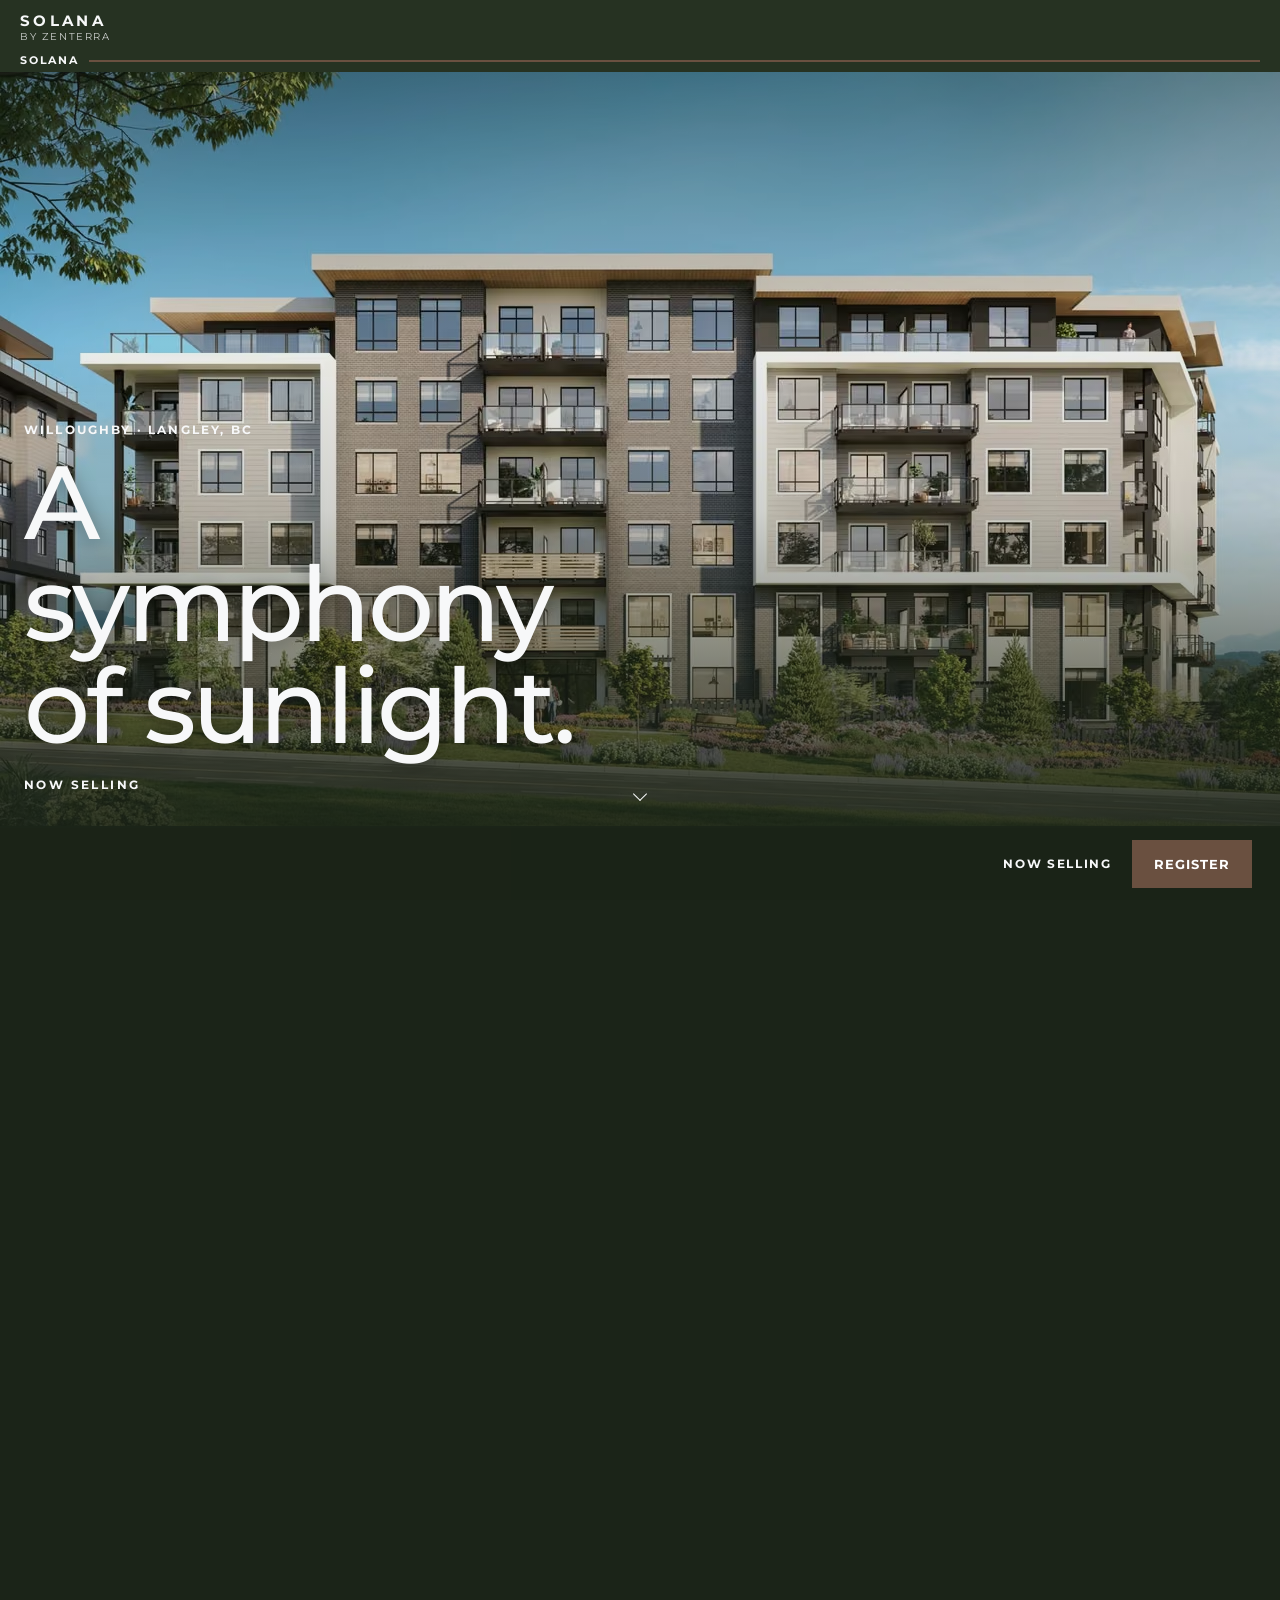
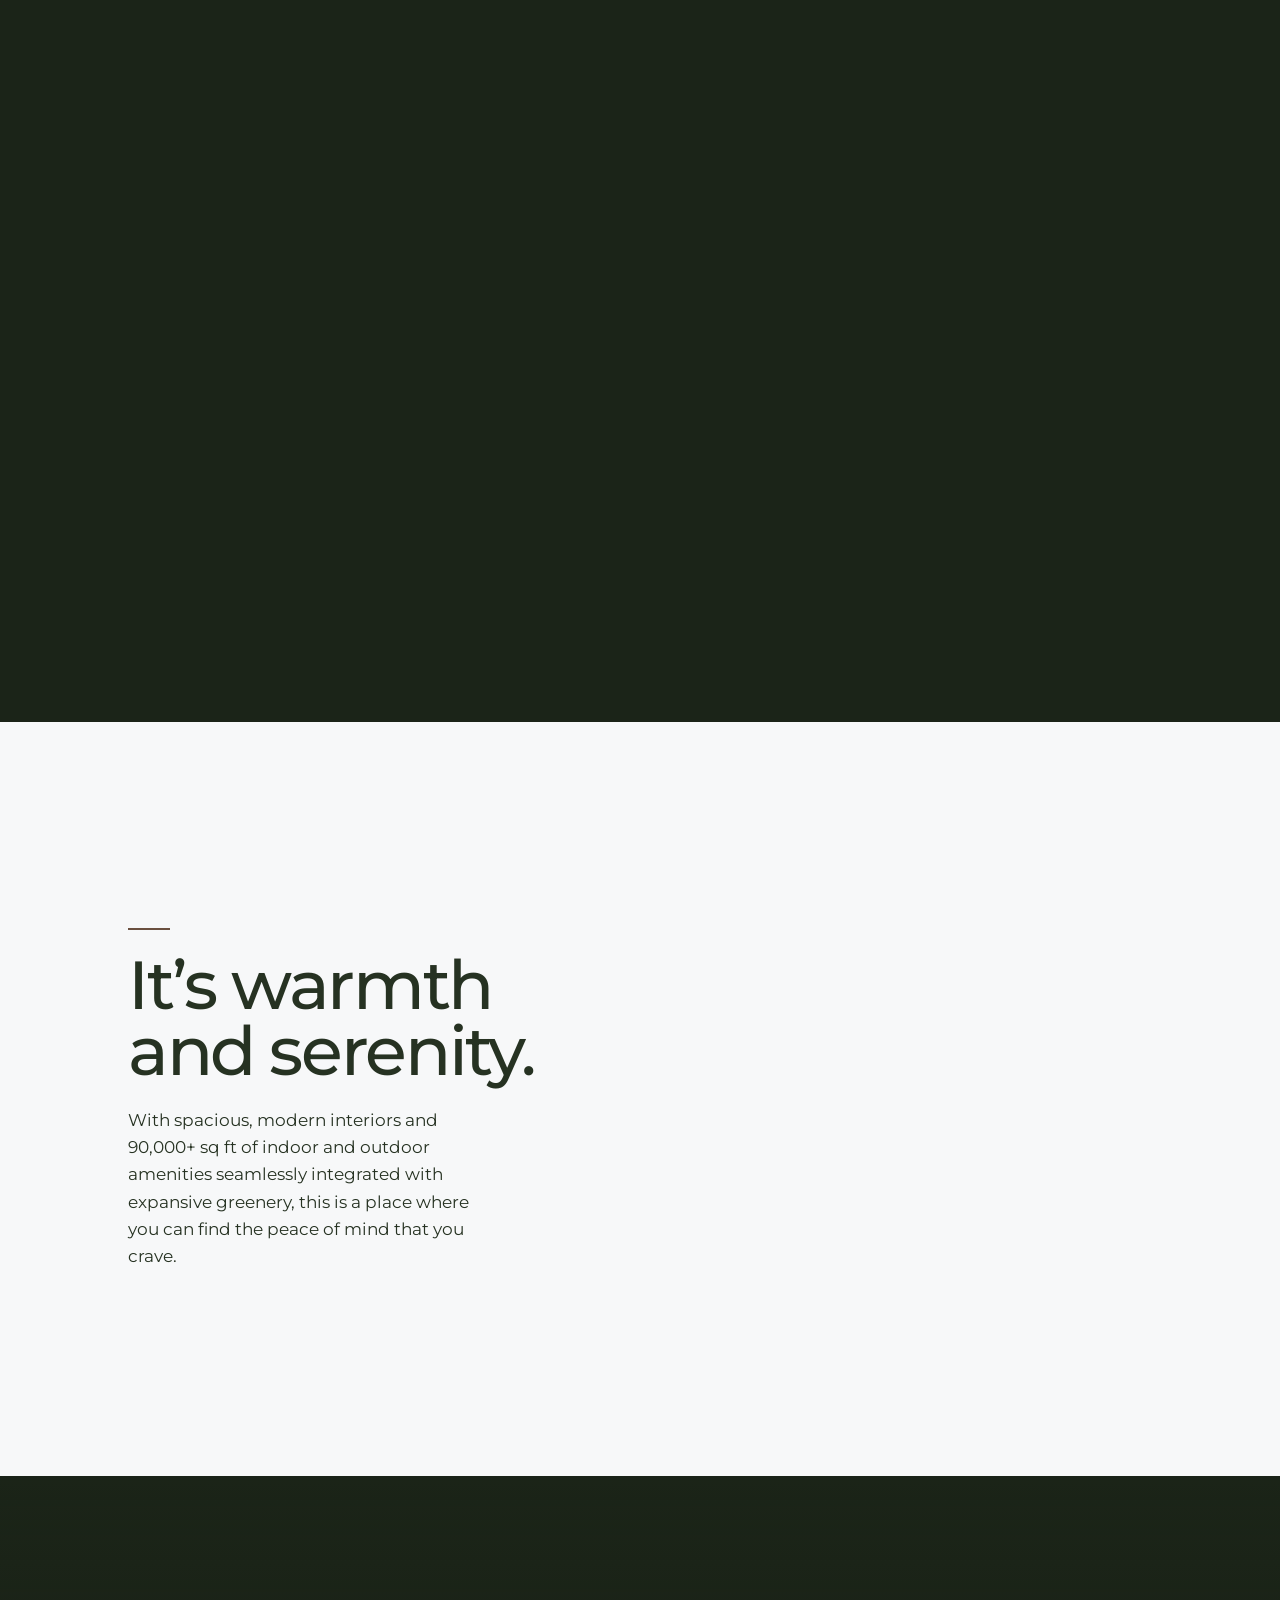
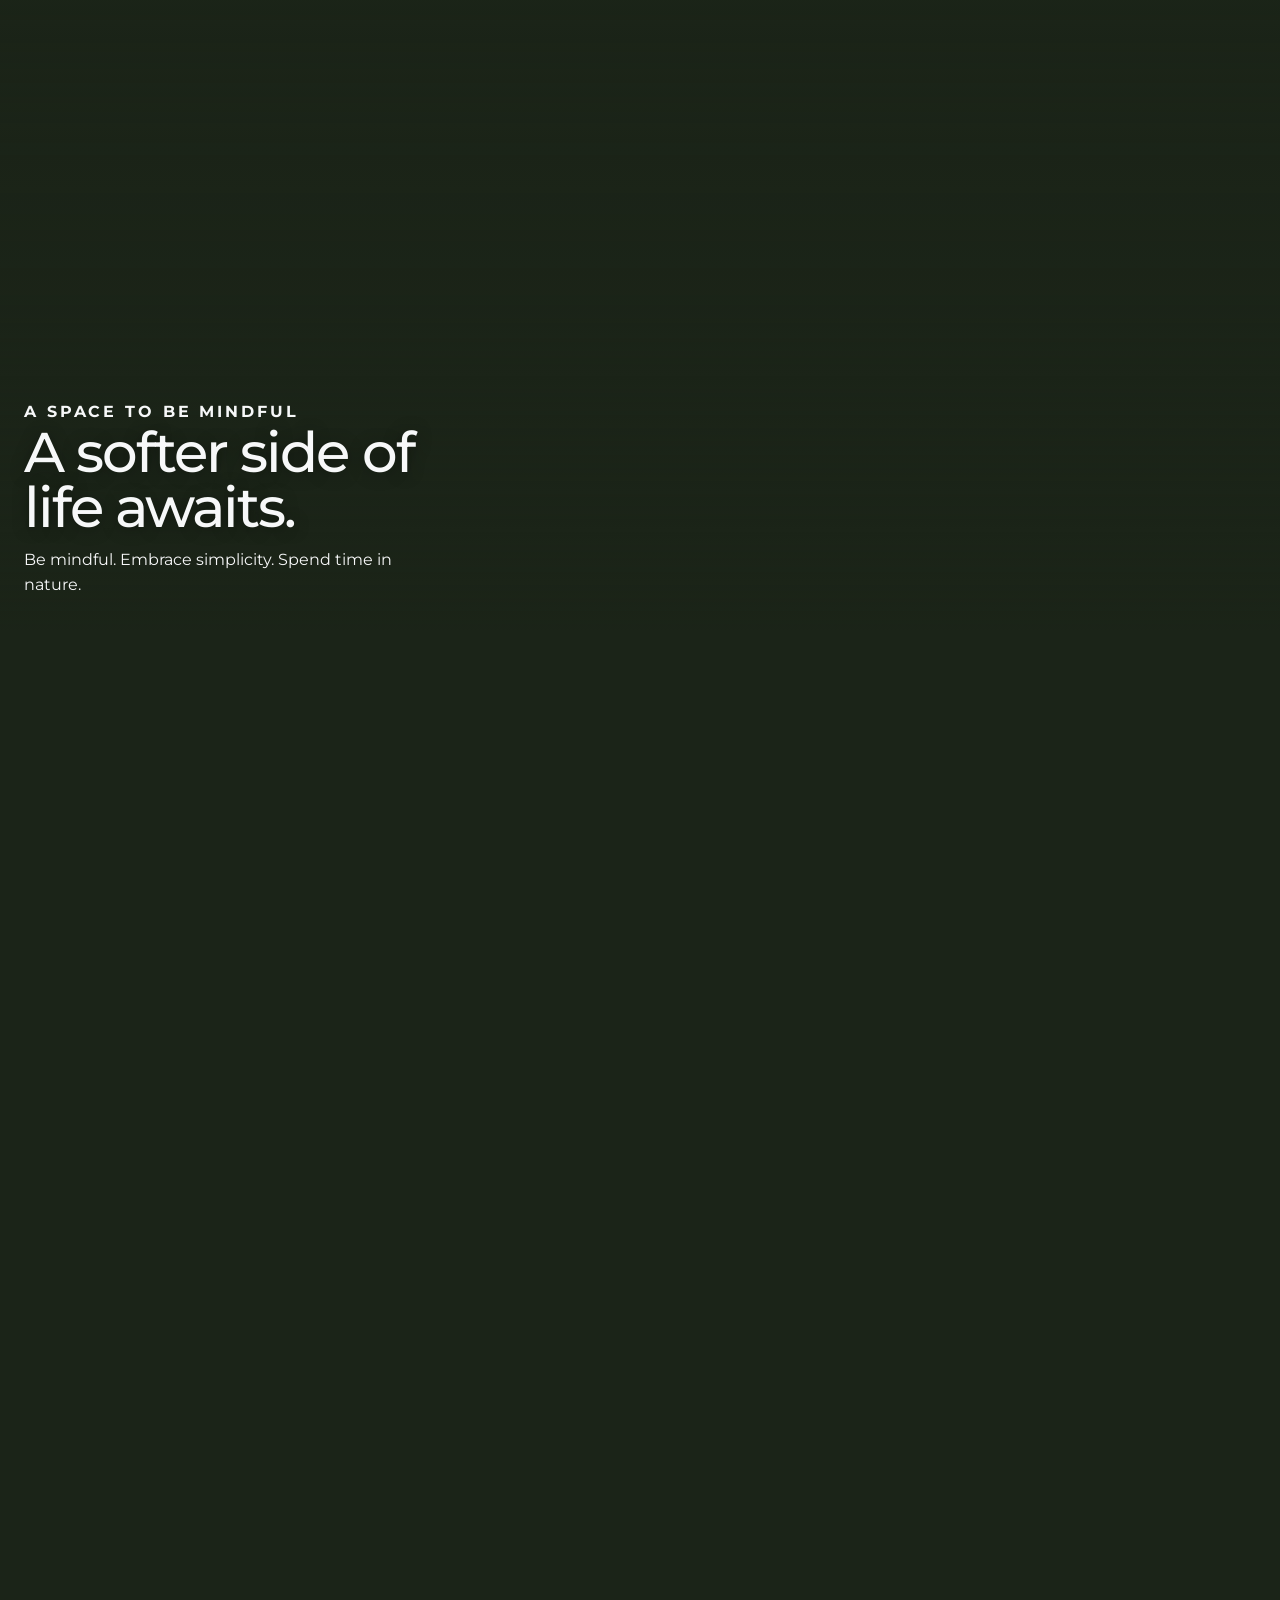
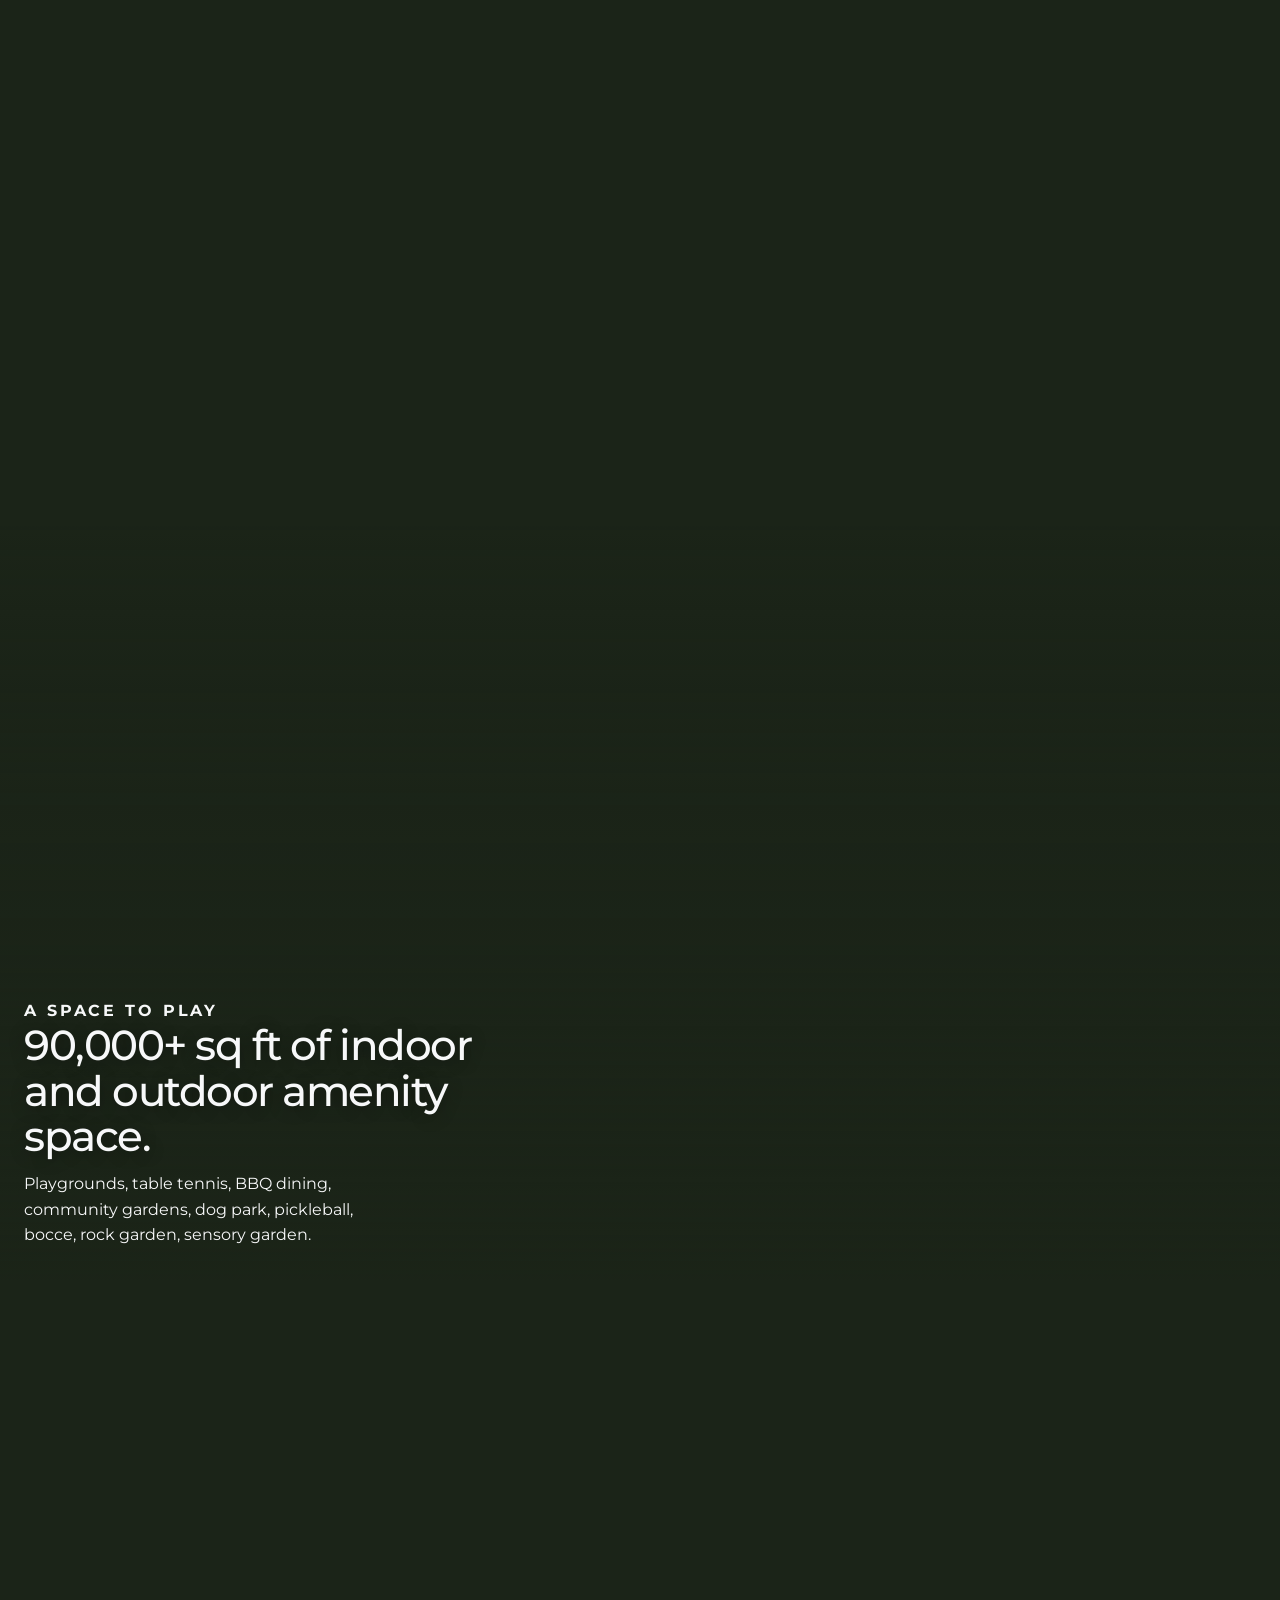
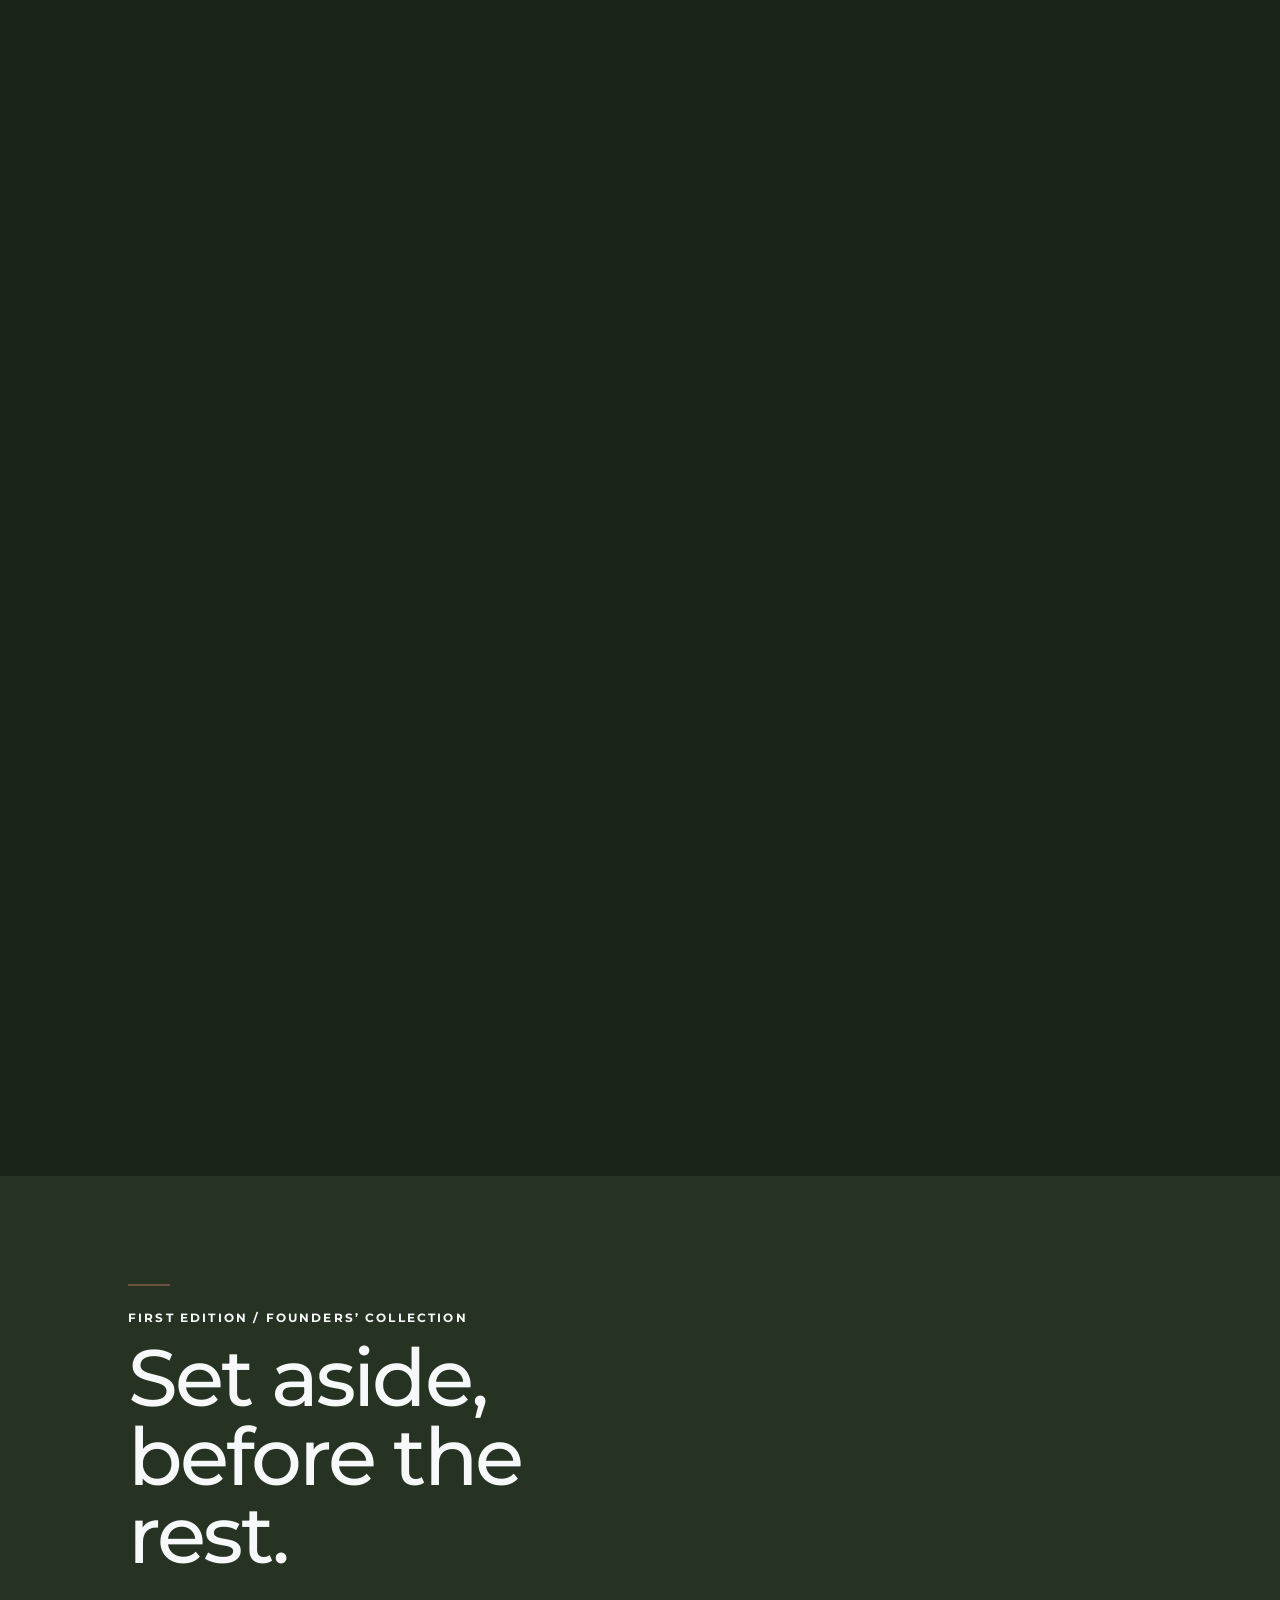
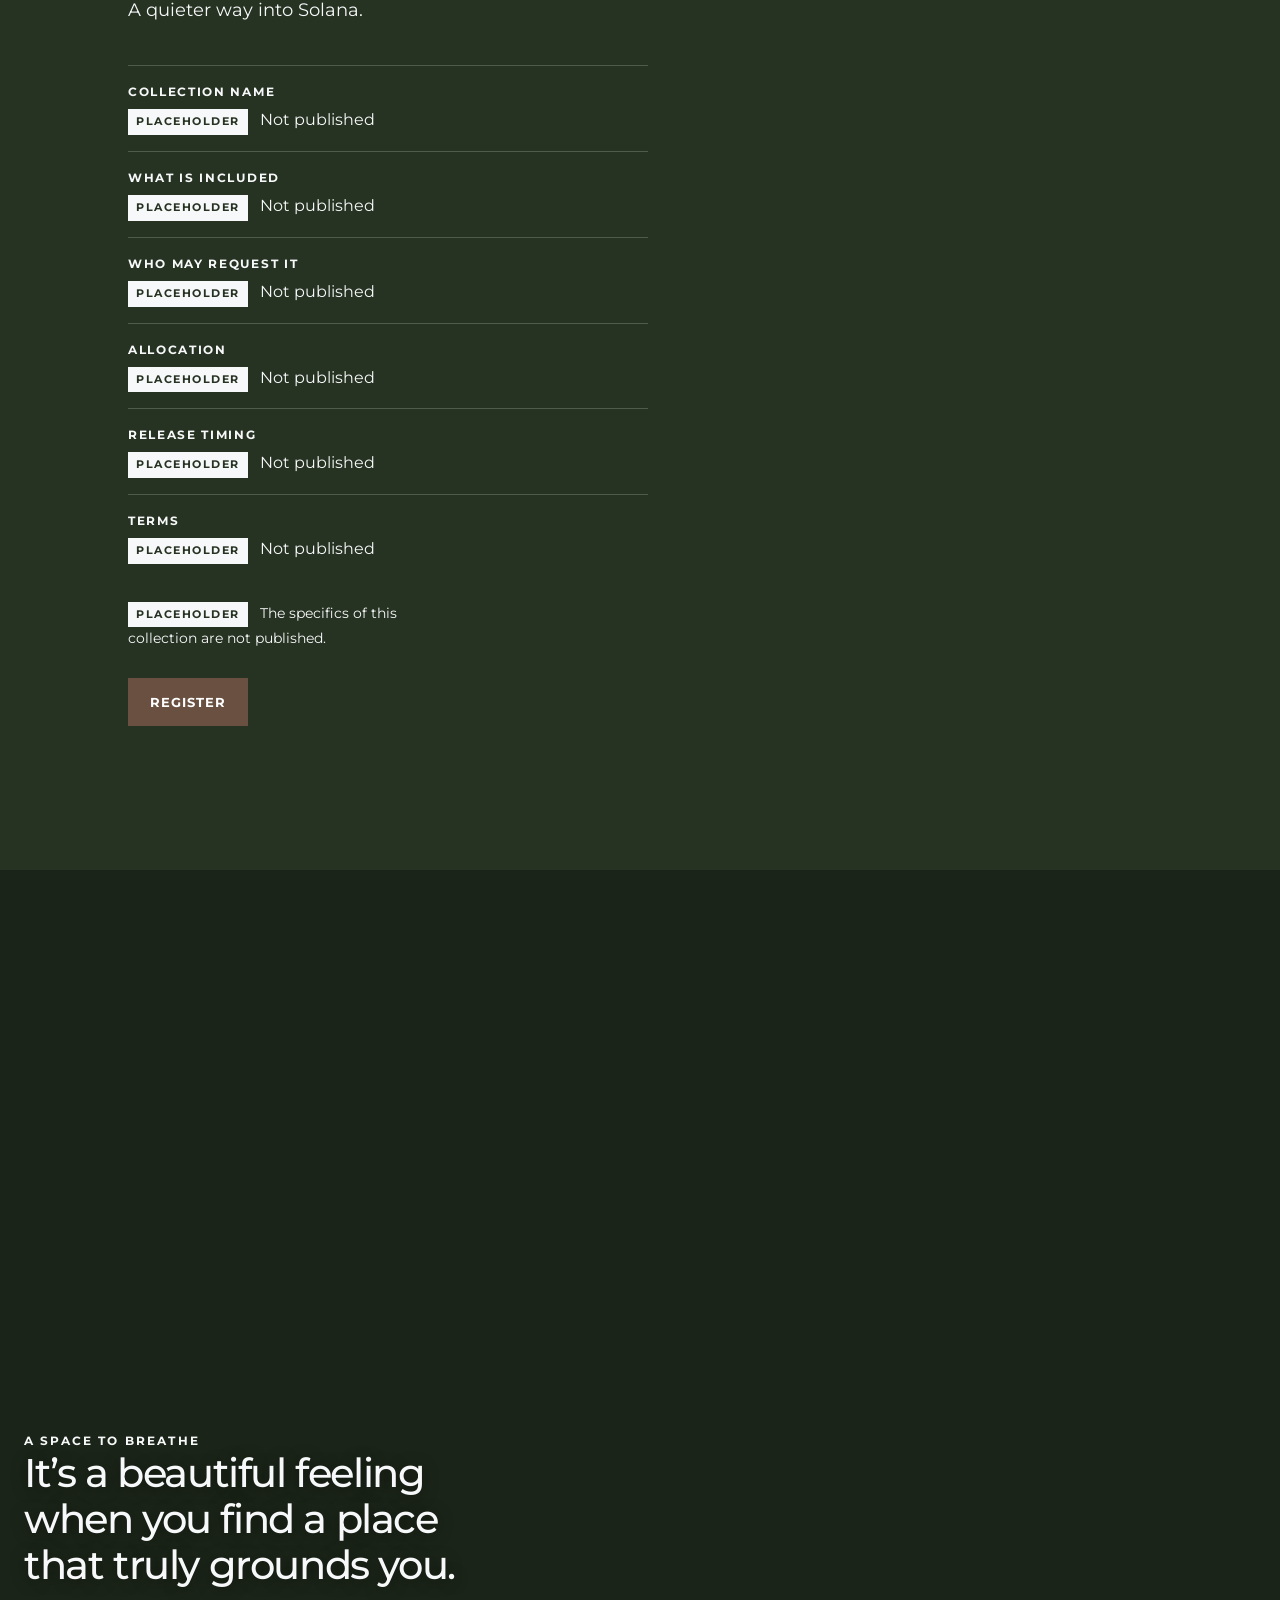
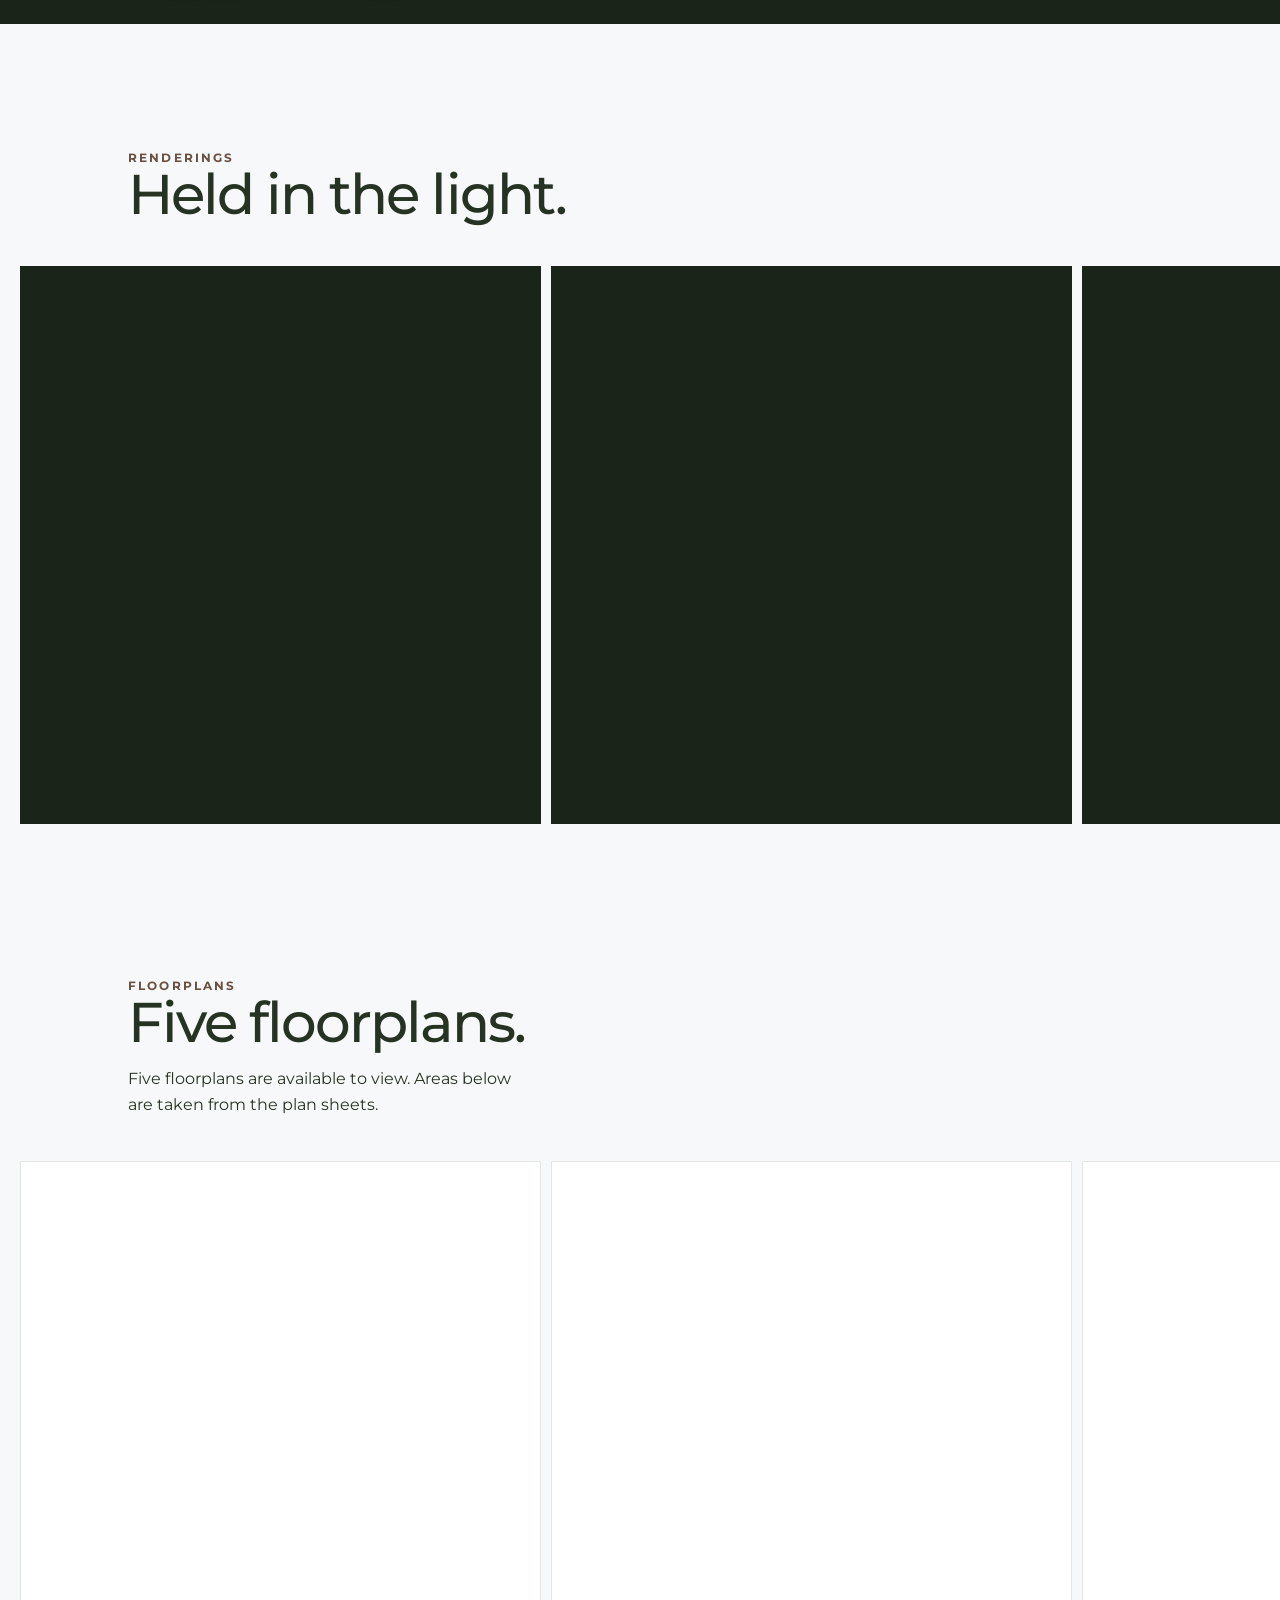
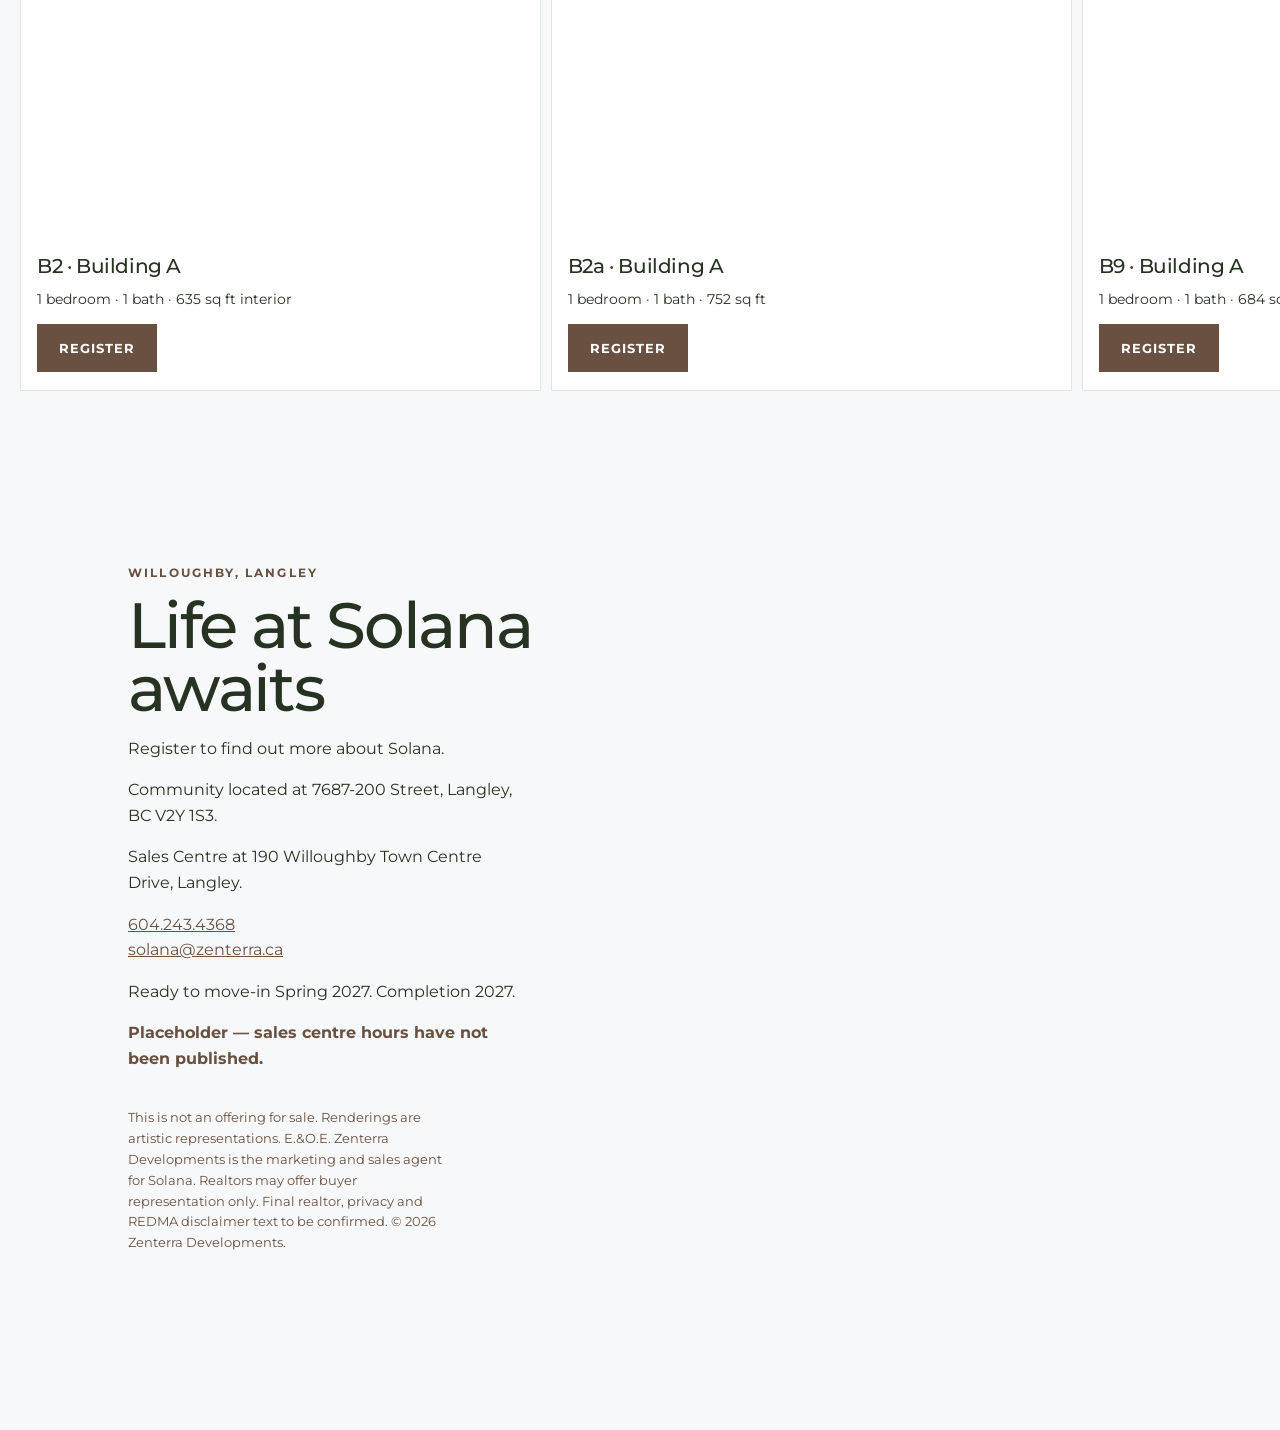
<file: index.html>
<!DOCTYPE html>
<html lang="en">
<head>
<meta charset="utf-8">
<meta name="viewport" content="width=device-width, initial-scale=1">
<meta http-equiv="Content-Security-Policy" content="default-src 'self'; script-src 'self'; style-src 'self'; img-src 'self' data:; font-src 'self'; connect-src 'self'; object-src 'none'; base-uri 'self'; form-action 'self'">
<meta name="robots" content="noindex, nofollow">
<title>Solana by Zenterra | A symphony of sunlight</title>
<meta name="description" content="Solana offers modern condos featuring 90,000+ sq ft of outdoor amenities and integrated greenery. Now selling! Ready to move-in Spring 2027.">
<meta property="og:title" content="Solana by Zenterra | A symphony of sunlight">
<meta property="og:description" content="Solana offers modern condos featuring 90,000+ sq ft of outdoor amenities and integrated greenery. Now selling! Ready to move-in Spring 2027.">
<meta property="og:type" content="website">
<meta property="og:image" content="/assets/images/og.jpg">
<meta property="og:image:alt" content="Rendering of the Solana condo building front elevation on a sunny day with landscaped gardens">
<meta name="theme-color" content="#263222">
<link rel="icon" href="/favicon.ico" sizes="any">
<link rel="icon" type="image/png" sizes="32x32" href="/favicon-32x32.png">
<link rel="apple-touch-icon" sizes="180x180" href="/apple-touch-icon.png">
<link rel="manifest" href="/site.webmanifest">
<link rel="preload" href="/assets/fonts/montserrat-latin.woff2" as="font" type="font/woff2" crossorigin>
<link rel="preload" as="image" type="image/avif" href="/assets/images/solana-exterior-front-elevation-day-960.avif" imagesrcset="/assets/images/solana-exterior-front-elevation-day-640.avif 640w, /assets/images/solana-exterior-front-elevation-day-960.avif 960w, /assets/images/solana-exterior-front-elevation-day-1280.avif 1280w, /assets/images/solana-exterior-front-elevation-day-1920.avif 1920w" imagesizes="100vw" fetchpriority="high">
<link rel="stylesheet" href="/assets/css/concept.css">
<script type="application/ld+json">
{"@context":"https://schema.org","@type":"ApartmentComplex","name":"Solana by Zenterra","description":"Solana offers modern condos featuring 90,000+ sq ft of outdoor amenities and integrated greenery. Now selling! Ready to move-in Spring 2027.","telephone":"+1-604-243-4368","email":"solana@zenterra.ca","address":{"@type":"PostalAddress","streetAddress":"7687-200 Street","addressLocality":"Langley","addressRegion":"BC","postalCode":"V2Y 1S3","addressCountry":"CA"}}
</script>
<script defer src="/assets/js/concept.js"></script>
</head>
<body>
<div class="progress" aria-hidden="true"></div>
<a class="skip" href="#main">Skip to content</a>
<header class="topbar">
  <a class="brand" href="#top">Solana<small>By Zenterra</small></a>
  <p class="chapter"><span id="chapter">Solana</span><i></i></p>
</header>
<div class="register-bar">
  <p>Now Selling</p>
  <button type="button" class="btn" data-open>Register</button>
</div>
<main id="main">
  <section class="pin pin-hero" id="top" data-chapter="Solana">
    <div class="pin-sticky">
      <div class="pin-photo">
        <picture>
          <source type="image/avif" srcset="/assets/images/solana-exterior-front-elevation-day-640.avif 640w, /assets/images/solana-exterior-front-elevation-day-960.avif 960w, /assets/images/solana-exterior-front-elevation-day-1280.avif 1280w, /assets/images/solana-exterior-front-elevation-day-1920.avif 1920w" sizes="100vw">
          <source type="image/webp" srcset="/assets/images/solana-exterior-front-elevation-day-640.webp 640w, /assets/images/solana-exterior-front-elevation-day-960.webp 960w, /assets/images/solana-exterior-front-elevation-day-1280.webp 1280w, /assets/images/solana-exterior-front-elevation-day-1920.webp 1920w" sizes="100vw">
          <img src="/assets/images/solana-exterior-front-elevation-day-960.jpg" srcset="/assets/images/solana-exterior-front-elevation-day-640.jpg 640w, /assets/images/solana-exterior-front-elevation-day-960.jpg 960w, /assets/images/solana-exterior-front-elevation-day-1280.jpg 1280w, /assets/images/solana-exterior-front-elevation-day-1920.jpg 1920w" sizes="100vw" width="2000" height="1500" alt="Rendering of the Solana condo building front elevation on a sunny day with landscaped gardens" fetchpriority="high">
        </picture>
      </div>
      <div class="scrim"></div>
      <div class="hero-copy">
        <p class="eyebrow">Willoughby · Langley, BC</p>
        <h1>A symphony<br>of sunlight.</h1>
        <p class="kicker">Now Selling</p>
      </div>
      <button type="button" class="chev" id="down" aria-label="Next section"><span></span></button>
    </div>
  </section>

  <section class="quiet" id="overview" data-chapter="Overview">
    <hr class="rule">
    <h2>It’s warmth and serenity.</h2>
    <p>With spacious, modern interiors and 90,000+ sq ft of indoor and outdoor amenities seamlessly integrated with expansive greenery, this is a place where you can find the peace of mind that you crave.</p>
  </section>

  <section class="pin pin-mind" data-chapter="Mindful">
    <div class="pin-sticky">
      <div class="pin-photo">
        <picture>
          <source type="image/avif" srcset="/assets/images/solana-interior-bedside-window-trees-640.avif 640w, /assets/images/solana-interior-bedside-window-trees-1280.avif 1280w, /assets/images/solana-interior-bedside-window-trees-1920.avif 1920w" sizes="100vw">
          <source type="image/webp" srcset="/assets/images/solana-interior-bedside-window-trees-640.webp 640w, /assets/images/solana-interior-bedside-window-trees-1280.webp 1280w, /assets/images/solana-interior-bedside-window-trees-1920.webp 1920w" sizes="100vw">
          <img src="/assets/images/solana-interior-bedside-window-trees-1280.jpg" alt="Bedside nightstand in a Solana bedroom beside a window overlooking evergreen trees" width="2304" height="1842" loading="lazy" decoding="async" fetchpriority="low">
        </picture>
      </div>
      <div class="scrim"></div>
      <div class="pin-copy">
        <p class="eyebrow">A space to be mindful</p>
        <h2>A softer side of life awaits.</h2>
        <p>Be mindful. Embrace simplicity. Spend time in nature.</p>
      </div>
    </div>
  </section>

  <section class="pin pin-play" data-chapter="Amenities">
    <div class="pin-sticky">
      <div class="pin-photo">
        <picture>
          <source type="image/avif" srcset="/assets/images/solana-courtyard-seating-640.avif 640w, /assets/images/solana-courtyard-seating-1280.avif 1280w, /assets/images/solana-courtyard-seating-1920.avif 1920w" sizes="100vw">
          <source type="image/webp" srcset="/assets/images/solana-courtyard-seating-640.webp 640w, /assets/images/solana-courtyard-seating-1280.webp 1280w, /assets/images/solana-courtyard-seating-1920.webp 1920w" sizes="100vw">
          <img src="/assets/images/solana-courtyard-seating-1280.jpg" alt="Rendering of Solana's landscaped courtyard with seating, trees and gardens between the buildings" width="5000" height="3750" loading="lazy" decoding="async" fetchpriority="low">
        </picture>
      </div>
      <div class="scrim"></div>
      <div class="pin-copy">
        <p class="eyebrow">A space to play</p>
        <h2>90,000+ sq ft of indoor and outdoor amenity space.</h2>
        <p>Playgrounds, table tennis, BBQ dining, community gardens, dog park, pickleball, bocce, rock garden, sensory garden.</p>
      </div>
    </div>
  </section>

  <section class="founders" id="founders" data-chapter="First Edition">
    <hr class="rule">
    <p class="eyebrow">First Edition / Founders’ Collection</p>
    <!-- EXTRAPOLATED -->
    <h2>Set aside, before the rest.</h2>
    <!-- EXTRAPOLATED -->
    <p class="lede">A quieter way into Solana.</p>
    <dl class="places">
      <div>
        <dt>Collection name</dt>
        <dd><span class="tag">Placeholder</span> Not published</dd>
      </div>
      <div>
        <dt>What is included</dt>
        <dd><span class="tag">Placeholder</span> Not published</dd>
      </div>
      <div>
        <dt>Who may request it</dt>
        <dd><span class="tag">Placeholder</span> Not published</dd>
      </div>
      <div>
        <dt>Allocation</dt>
        <dd><span class="tag">Placeholder</span> Not published</dd>
      </div>
      <div>
        <dt>Release timing</dt>
        <dd><span class="tag">Placeholder</span> Not published</dd>
      </div>
      <div>
        <dt>Terms</dt>
        <dd><span class="tag">Placeholder</span> Not published</dd>
      </div>
    </dl>
    <p class="note"><span class="tag">Placeholder</span> The specifics of this collection are not published.</p>
    <button type="button" class="btn" data-open>Register</button>
  </section>

  <section class="frame-full" data-chapter="The homes">
    <picture>
      <source type="image/avif" srcset="/assets/images/solana-interior-bedroom-slat-wall-640.avif 640w, /assets/images/solana-interior-bedroom-slat-wall-1280.avif 1280w, /assets/images/solana-interior-bedroom-slat-wall-1920.avif 1920w" sizes="100vw">
      <source type="image/webp" srcset="/assets/images/solana-interior-bedroom-slat-wall-640.webp 640w, /assets/images/solana-interior-bedroom-slat-wall-1280.webp 1280w, /assets/images/solana-interior-bedroom-slat-wall-1920.webp 1920w" sizes="100vw">
      <img src="/assets/images/solana-interior-bedroom-slat-wall-1280.jpg" alt="Solana bedroom with a wood slat feature wall, wall sconce and floating nightstand" width="2304" height="1842" loading="lazy" decoding="async" fetchpriority="low">
    </picture>
    <div class="scrim"></div>
    <div class="frame-copy">
      <p class="eyebrow">A space to breathe</p>
      <h2 class="long">It’s a beautiful feeling when you find a place that truly grounds you.</h2>
    </div>
  </section>

  <section data-chapter="Renderings">
    <div class="band">
      <p class="eyebrow">Renderings</p>
      <!-- EXTRAPOLATED -->
      <h2>Held in the light.</h2>
    </div>
    <div class="rail" tabindex="0" aria-label="Solana renderings">
      <figure>
        <picture>
          <source type="image/avif" srcset="/assets/images/solana-balcony-view-courtyard-sunset-640.avif 640w, /assets/images/solana-balcony-view-courtyard-sunset-1280.avif 1280w" sizes="84vw">
          <source type="image/webp" srcset="/assets/images/solana-balcony-view-courtyard-sunset-640.webp 640w, /assets/images/solana-balcony-view-courtyard-sunset-1280.webp 1280w" sizes="84vw">
          <img src="/assets/images/solana-balcony-view-courtyard-sunset-1280.jpg" alt="View from a Solana balcony over the landscaped courtyard and playground at sunset" width="2486" height="1728" loading="lazy" decoding="async">
        </picture>
      </figure>
      <figure>
        <picture>
          <source type="image/avif" srcset="/assets/images/solana-exterior-streetscape-road-640.avif 640w, /assets/images/solana-exterior-streetscape-road-1280.avif 1280w" sizes="84vw">
          <source type="image/webp" srcset="/assets/images/solana-exterior-streetscape-road-640.webp 640w, /assets/images/solana-exterior-streetscape-road-1280.webp 1280w" sizes="84vw">
          <img src="/assets/images/solana-exterior-streetscape-road-640.jpg" alt="Rendering of the Solana buildings along a landscaped road with sidewalks" width="2000" height="1500" loading="lazy" decoding="async">
        </picture>
      </figure>
      <figure>
        <picture>
          <source type="image/avif" srcset="/assets/images/solana-interior-living-kitchen-panorama-640.avif 640w, /assets/images/solana-interior-living-kitchen-panorama-1280.avif 1280w" sizes="84vw">
          <source type="image/webp" srcset="/assets/images/solana-interior-living-kitchen-panorama-640.webp 640w, /assets/images/solana-interior-living-kitchen-panorama-1280.webp 1280w" sizes="84vw">
          <img src="/assets/images/solana-interior-living-kitchen-panorama-640.jpg" alt="Bright open-plan Solana living room, dining area and kitchen" width="1739" height="608" loading="lazy" decoding="async">
        </picture>
      </figure>
    </div>
  </section>

  <section id="plans" data-chapter="Floorplans">
    <div class="band">
      <p class="eyebrow">Floorplans</p>
      <!-- EXTRAPOLATED -->
      <h2>Five floorplans.</h2>
      <!-- EXTRAPOLATED -->
      <p>Five floorplans are available to view. Areas below are taken from the plan sheets.</p>
    </div>
    <div class="rail" tabindex="0" aria-label="Floorplans">
      <article class="card">
        <picture>
          <source type="image/webp" srcset="/assets/plans/solana-plan-b2-bldg-a.webp">
          <img src="/assets/plans/solana-plan-b2-bldg-a.png" alt="Floorplan drawing for Solana Plan B2 in Building A, 1 bedroom and 1 bathroom" width="935" height="1210" loading="lazy" decoding="async">
        </picture>
        <div>
          <h3>B2 · Building A</h3>
          <p>1 bedroom · 1 bath · 635 sq ft interior</p>
          <button type="button" class="btn" data-open data-plan="B2 · Building A">Register</button>
        </div>
      </article>
      <article class="card">
        <picture>
          <source type="image/webp" srcset="/assets/plans/solana-plan-b2a-bldg-a.webp">
          <img src="/assets/plans/solana-plan-b2a-bldg-a.png" alt="Floorplan drawing for Solana Plan B2a in Building A, 1 bedroom and 1 bathroom" width="935" height="1210" loading="lazy" decoding="async">
        </picture>
        <div>
          <h3>B2a · Building A</h3>
          <p>1 bedroom · 1 bath · 752 sq ft</p>
          <button type="button" class="btn" data-open data-plan="B2a · Building A">Register</button>
        </div>
      </article>
      <article class="card">
        <picture>
          <source type="image/webp" srcset="/assets/plans/solana-plan-b9-bldg-a.webp">
          <img src="/assets/plans/solana-plan-b9-bldg-a.png" alt="Floorplan drawing for Solana Plan B9 in Building A, 1 bedroom and 1 bathroom" width="935" height="1210" loading="lazy" decoding="async">
        </picture>
        <div>
          <h3>B9 · Building A</h3>
          <p>1 bedroom · 1 bath · 684 sq ft</p>
          <button type="button" class="btn" data-open data-plan="B9 · Building A">Register</button>
        </div>
      </article>
      <article class="card">
        <picture>
          <source type="image/webp" srcset="/assets/plans/solana-plan-b2-bldg-b.webp">
          <img src="/assets/plans/solana-plan-b2-bldg-b.png" alt="Floorplan drawing for Solana Plan B2 in Building B, 1 bedroom and 1 bathroom" width="935" height="1210" loading="lazy" decoding="async">
        </picture>
        <div>
          <h3>B2 · Building B</h3>
          <p>1 bedroom · 1 bath · 742 sq ft</p>
          <button type="button" class="btn" data-open data-plan="B2 · Building B">Register</button>
        </div>
      </article>
      <article class="card">
        <picture>
          <source type="image/webp" srcset="/assets/plans/solana-plan-d1-bldg-b.webp">
          <img src="/assets/plans/solana-plan-d1-bldg-b.png" alt="Floorplan drawing for Solana Plan D1 in Building B, 2 bedroom and 2 bathroom" width="935" height="1210" loading="lazy" decoding="async">
        </picture>
        <div>
          <h3>D1 · Building B</h3>
          <p>2 bedroom · 2 bath · 928 sq ft</p>
          <button type="button" class="btn" data-open data-plan="D1 · Building B">Register</button>
        </div>
      </article>
    </div>
  </section>

  <section class="visit" data-chapter="Visit">
    <p class="eyebrow">Willoughby, Langley</p>
    <h2>Life at Solana awaits</h2>
    <p>Register to find out more about Solana.</p>
    <p>Community located at 7687-200 Street, Langley, BC V2Y 1S3.</p>
    <p>Sales Centre at 190 Willoughby Town Centre Drive, Langley.</p>
    <p><a href="tel:+16042434368">604.243.4368</a><br><a href="mailto:solana@zenterra.ca">solana@zenterra.ca</a></p>
    <p>Ready to move-in Spring 2027. Completion 2027.</p>
    <!-- EXTRAPOLATED -->
    <p class="hours">Placeholder — sales centre hours have not been published.</p>
    <!-- EXTRAPOLATED: placeholder until final realtor and REDMA wording is supplied -->
    <p class="disclaimer">This is not an offering for sale. Renderings are artistic representations. E.&amp;O.E. Zenterra Developments is the marketing and sales agent for Solana. Realtors may offer buyer representation only. Final realtor, privacy and REDMA disclaimer text to be confirmed. © 2026 Zenterra Developments.</p>
  </section>
</main>

<div class="drawer" id="drawer" hidden>
  <button type="button" class="backdrop" data-close aria-label="Close"></button>
  <div class="sheet" id="sheet" role="dialog" aria-modal="true" aria-labelledby="drawer-title" tabindex="-1">
    <button type="button" class="x" data-close aria-label="Close">×</button>
    <div class="intro" id="intro">
      <p class="eyebrow">Register</p>
      <h2 id="drawer-title">Register</h2>
      <!-- EXTRAPOLATED -->
      <p>Current pricing and the Solana floorplans, sent to your inbox. No obligation.</p>
      <p class="pill" id="plan-pill" hidden>Preferred plan: <span></span></p>
    </div>
    <form id="lead-form" novalidate>
      <input type="hidden" name="preferred_plan" value="">
      <label class="field">First name *
        <input name="firstName" required autocomplete="given-name" autocapitalize="words" placeholder="First name">
        <span class="err"></span>
      </label>
      <label class="field">Last name *
        <input name="lastName" required autocomplete="family-name" autocapitalize="words" placeholder="Last name">
        <span class="err"></span>
      </label>
      <label class="field">Email *
        <input type="email" name="email" required inputmode="email" autocomplete="email" autocapitalize="off" spellcheck="false" placeholder="you@email.com">
        <span class="err"></span>
      </label>
      <label class="field">Phone number *
        <input type="tel" name="phone" required inputmode="tel" autocomplete="tel" placeholder="Phone number">
        <span class="err"></span>
      </label>
      <fieldset>
        <legend>Are you a realtor? *</legend>
        <div class="seg" data-seg="realtor" role="radiogroup" aria-label="Are you a realtor?">
          <button type="button" role="radio" value="Yes" aria-checked="false">Yes</button>
          <button type="button" role="radio" value="No" aria-checked="false">No</button>
        </div>
        <span class="err"></span>
      </fieldset>
      <fieldset data-wrap="working" hidden>
        <legend>Are you working with a realtor? *</legend>
        <div class="seg" data-seg="working" role="radiogroup" aria-label="Are you working with a realtor?">
          <button type="button" role="radio" value="Yes" aria-checked="false">Yes</button>
          <button type="button" role="radio" value="No" aria-checked="false">No</button>
        </div>
        <span class="err"></span>
      </fieldset>
      <button type="submit" class="btn btn-block" data-submit>Get Pricing</button>
      <!-- EXTRAPOLATED -->
      <p class="fine">No obligation. Willoughby, Langley. Built by Zenterra.</p>
      <p class="consent">I consent to receiving marketing and customer service calls, as well as text messages from Zenterra Developments. Consent is not a condition of purchase. Standard message and data rates may apply, and message frequency may vary. To opt out, simply reply STOP. Please refer to our Privacy Policy and Terms of Service for more information.</p>
    </form>
    <div class="done" id="done" hidden tabindex="-1">
      <h3>Thanks, pricing is on its way.</h3>
      <p>Your request is in. Here is what happens next.</p>
      <ol>
        <!-- EXTRAPOLATED -->
        <li>The Solana floorplan package is sent to your inbox.</li>
        <!-- EXTRAPOLATED -->
        <li>A member of the Solana sales team follows up by phone or email.</li>
        <li>Sales Centre at 190 Willoughby Town Centre Drive, Langley. <a href="tel:+16042434368">604.243.4368</a></li>
      </ol>
    </div>
  </div>
</div>
<noscript><p class="visit">Call <a href="tel:+16042434368">604.243.4368</a> or email <a href="mailto:solana@zenterra.ca">solana@zenterra.ca</a>.</p></noscript>
</body>
</html>
</file>
<file: assets/css/concept.css>
@font-face{
  font-family:"Montserrat";
  font-style:normal;
  font-weight:400 700;
  font-display:swap;
  src:url("../fonts/montserrat-latin.woff2") format("woff2");
  unicode-range:U+0000-00FF,U+0131,U+0152-0153,U+02BB-02BC,U+02C6,U+02DA,U+02DC,U+0304,U+0308,U+0329,U+2000-206F,U+20AC,U+2122,U+2191,U+2193,U+2212,U+2215,U+FEFF,U+FFFD;
}
:root{
  --charcoal:#263222;
  --deep:#1b2418;
  --taupe:#6A5040;
  --rose:#8F776F;
  --olive:#949575;
  --sky:#9AA8BA;
  --mist:#F7F8F9;
  --white:#fff;
  --top:72px;
  --bar:74px;
  --font:"Montserrat","Helvetica Neue",Arial,sans-serif;
}
*{box-sizing:border-box}
html,body{margin:0;padding:0}
html{scroll-behavior:auto}
body{
  font-family:var(--font);
  font-weight:400;
  color:var(--charcoal);
  background:var(--mist);
  font-size:16px;
  line-height:1.6;
  -webkit-font-smoothing:antialiased;
  overflow-x:hidden;
}
img{max-width:100%;height:auto}
button,input{font-family:inherit}
a{color:var(--taupe)}
:focus-visible{outline:3px solid var(--taupe);outline-offset:3px}
.topbar :focus-visible,.register-bar :focus-visible,.pin :focus-visible{outline-color:var(--mist)}
[hidden]{display:none!important}
.skip{
  position:absolute;left:12px;top:-48px;z-index:90;
  background:var(--white);color:var(--charcoal);padding:10px 14px;font-weight:700;
}
.skip:focus{top:8px}
.progress{
  position:fixed;top:0;left:0;right:0;height:2px;z-index:70;
  background:var(--taupe);transform:scaleX(0);transform-origin:0 50%;pointer-events:none;
}

.topbar{
  position:sticky;top:0;z-index:40;
  height:var(--top);
  display:flex;flex-direction:column;justify-content:flex-end;
  background:var(--charcoal);color:var(--mist);
  padding:10px 20px 0;
}
.brand{
  color:var(--mist);text-decoration:none;font-weight:700;
  letter-spacing:.22em;text-transform:uppercase;font-size:15px;line-height:1;
}
.brand small{
  display:block;margin-top:4px;font-weight:400;letter-spacing:.16em;font-size:10px;opacity:.8;
}
.chapter{
  margin:8px 0 0;font-size:11px;letter-spacing:.16em;text-transform:uppercase;font-weight:700;
  display:flex;align-items:center;gap:10px;min-height:22px;
}
.chapter i{flex:1;height:2px;background:var(--taupe);display:block}

.register-bar{
  position:fixed;left:0;right:0;bottom:0;z-index:45;
  display:flex;align-items:center;justify-content:space-between;gap:12px;
  padding:12px 16px calc(12px + env(safe-area-inset-bottom));
  background:rgba(27,36,24,.94);color:var(--mist);
}
.register-bar p{margin:0;font-size:12px;letter-spacing:.14em;text-transform:uppercase;font-weight:700}
body.drawer-open .register-bar{visibility:hidden}
body{padding-bottom:calc(var(--bar) + env(safe-area-inset-bottom))}

.btn{
  display:inline-flex;align-items:center;justify-content:center;
  min-height:48px;padding:12px 22px;border:0;cursor:pointer;
  background:var(--taupe);color:var(--white);text-decoration:none;
  font-weight:700;letter-spacing:.08em;text-transform:uppercase;font-size:13px;
}
.btn:hover{background:#563f32;color:var(--white)}
.btn-block{width:100%}

.pin{height:250svh;background:var(--deep)}
.pin-sticky{
  position:sticky;top:var(--top);
  height:calc(100svh - var(--top) - var(--bar));
  overflow:hidden;color:var(--mist);
}
.pin-photo,.pin-photo picture{position:absolute;inset:0}
.pin-photo img{width:100%;height:100%;object-fit:cover;display:block}
.scrim{
  position:absolute;inset:0;pointer-events:none;
  background:linear-gradient(180deg,rgba(27,36,24,.45) 0%,rgba(27,36,24,.08) 36%,rgba(27,36,24,.2) 58%,rgba(27,36,24,.88) 100%);
}
.hero-copy,.pin-copy{
  position:absolute;left:0;right:0;bottom:0;
  padding:28px 24px 32px;z-index:1;
}
.eyebrow{
  margin:0 0 12px;font-size:12px;letter-spacing:.18em;text-transform:uppercase;font-weight:700;color:var(--mist);
}
h1,h2{font-weight:500;letter-spacing:-.035em;line-height:.98;margin:0}
h1{font-size:clamp(52px,14vw,104px);max-width:8ch;text-shadow:0 2px 18px rgba(0,0,0,.35)}
.kicker{margin:18px 0 0;letter-spacing:.2em;text-transform:uppercase;font-weight:700;font-size:12px}
.chev{
  position:absolute;left:50%;bottom:18px;transform:translateX(-50%);
  width:44px;height:44px;border:0;background:transparent;color:var(--mist);cursor:pointer;z-index:1;
}
.chev span{
  display:block;width:10px;height:10px;margin:16px auto 0;
  border-right:1.5px solid currentColor;border-bottom:1.5px solid currentColor;
  transform:rotate(45deg);
}
.pin-copy h2{font-size:clamp(32px,8vw,56px);max-width:12ch;text-shadow:0 2px 16px rgba(0,0,0,.4)}
.pin-copy p{margin:12px 0 0;max-width:34ch;font-size:16px;color:var(--mist)}
.pin-play .pin-copy h2{max-width:16ch;font-size:clamp(26px,6.5vw,42px);line-height:1.08}
.pin-mind img{object-position:72% center}
.pin-hero{view-timeline-name:--hero;view-timeline-axis:block}
.pin-mind{view-timeline-name:--mind;view-timeline-axis:block}
.pin-play{view-timeline-name:--play;view-timeline-axis:block}

.quiet{
  min-height:calc(100svh - var(--top) - var(--bar));
  display:flex;flex-direction:column;justify-content:center;
  padding:18vh 28px;background:var(--mist);color:var(--charcoal);
}
.quiet .eyebrow,.visit .eyebrow,.band .eyebrow,.intro .eyebrow{color:var(--taupe)}
.quiet h2{font-size:clamp(36px,9vw,68px);max-width:11ch}
.quiet p{margin:22px 0 0;max-width:34ch;font-size:17px}
.rule{width:42px;height:2px;background:var(--taupe);border:0;margin:0 0 22px}

.founders{
  background:var(--charcoal);color:var(--mist);
  padding:12vh 28px 16vh;
}
.founders h2{font-size:clamp(40px,11vw,80px);max-width:10ch}
.founders .lede{margin:22px 0 0;max-width:28ch;font-size:18px;color:var(--mist)}
.places{margin:40px 0 0;padding:0;max-width:520px}
.places div{padding:16px 0;border-top:1px solid rgba(247,248,249,.2)}
.places dt{margin:0 0 6px;font-size:12px;letter-spacing:.14em;text-transform:uppercase;font-weight:700;color:var(--mist)}
.places dd{margin:0;font-size:16px}
.tag{
  display:inline-block;margin-right:8px;padding:4px 8px;
  background:var(--mist);color:var(--charcoal);
  font-size:11px;letter-spacing:.14em;text-transform:uppercase;font-weight:700;
}
.founders .note{margin:22px 0 0;max-width:36ch;color:var(--mist);font-size:14px}
.founders .btn{margin-top:28px}

.frame-full{position:relative;min-height:calc(100svh - var(--top) - var(--bar));background:var(--deep);color:var(--mist)}
.frame-full picture{position:absolute;inset:0}
.frame-full img{width:100%;height:100%;object-fit:cover;display:block}
.frame-copy{position:absolute;left:0;right:0;bottom:0;padding:28px 24px 36px;z-index:1}
.frame-copy h2{font-size:clamp(32px,8vw,56px);max-width:14ch;text-shadow:0 2px 16px rgba(0,0,0,.4)}
.frame-copy h2.long{font-size:clamp(26px,6.4vw,40px);max-width:18ch;line-height:1.15}
.frame-copy p{margin:12px 0 0;max-width:34ch}

.band{padding:12vh 28px 4vh;background:var(--mist)}
.band h2{font-size:clamp(32px,8vw,56px);max-width:12ch}
.band > p{margin:16px 0 0;max-width:36ch}

.rail{
  display:flex;gap:10px;overflow-x:auto;scroll-snap-type:x mandatory;
  scroll-padding-inline:20px;padding:8px 20px 28px;
  background:var(--mist);scrollbar-width:none;
}
.rail::-webkit-scrollbar{display:none}
.rail figure,.card{
  flex:0 0 84%;scroll-snap-align:center;margin:0;background:var(--deep);
}
.rail img{width:100%;height:62vh;object-fit:cover;display:block}
.card{
  background:var(--white);color:var(--charcoal);border:1px solid rgba(38,50,34,.12);
  display:flex;flex-direction:column;
}
.card img{height:auto;background:var(--white);object-fit:contain}
.card div{padding:16px 16px 18px}
.card h3{margin:0 0 6px;font-size:20px;font-weight:500;letter-spacing:-.02em}
.card p{margin:0 0 14px;font-size:14px}
.card .btn{align-self:flex-start}

.visit{
  min-height:calc(100svh - var(--top) - var(--bar));
  padding:16vh 28px 10vh;background:var(--mist);
}
.visit h2{font-size:clamp(36px,9vw,64px);max-width:12ch}
.visit p{max-width:36ch}
.visit a{color:var(--taupe)}
.hours{color:var(--taupe);font-weight:700}
.disclaimer{margin-top:36px;max-width:62ch;font-size:13px;color:var(--taupe)}

.drawer{position:fixed;inset:0;z-index:80}
.backdrop{position:absolute;inset:0;background:rgba(27,36,24,.55);border:0;padding:0}
.sheet{
  position:absolute;left:0;right:0;bottom:0;top:8vh;
  background:var(--mist);color:var(--charcoal);
  overflow:auto;padding:22px 20px 32px;
  -webkit-overflow-scrolling:touch;
}
.sheet h2{font-size:36px;max-width:12ch}
.x{
  position:sticky;top:0;float:right;width:48px;height:48px;
  border:0;background:transparent;color:var(--charcoal);font-size:28px;cursor:pointer;
}
.intro p{margin:8px 0 18px;max-width:36ch}
.field{display:block;margin:0 0 14px;font-size:13px;font-weight:700;letter-spacing:.04em}
.field input{
  display:block;width:100%;margin-top:6px;min-height:48px;
  padding:12px 0;border:0;border-bottom:1px solid rgba(38,50,34,.35);
  background:transparent;color:var(--charcoal);font-size:16px;font-weight:400;border-radius:0;
}
.field input:focus{outline:none;border-bottom-color:var(--charcoal)}
.err{display:block;min-height:1.2em;color:#7A3418;font-weight:500;font-size:13px;letter-spacing:0}
fieldset{border:0;margin:8px 0 16px;padding:0}
legend{font-size:13px;font-weight:700;letter-spacing:.04em;margin-bottom:8px}
.seg{display:flex;gap:8px}
.seg button{
  flex:1;min-height:48px;border:1px solid rgba(38,50,34,.3);background:transparent;
  color:var(--charcoal);font-weight:700;cursor:pointer;
}
.seg button[aria-checked="true"]{background:var(--charcoal);color:var(--mist);border-color:var(--charcoal)}
.fine{font-size:13px;color:var(--taupe)}
.consent{font-size:12px;color:var(--taupe);max-width:62ch}
.pill{font-size:14px;font-weight:700}
.done h3{font-size:32px;font-weight:500;letter-spacing:-.03em;line-height:1.05}
.done ol{padding:0;margin:18px 0 0;list-style:none}
.done li{margin:0 0 12px;max-width:36ch}

@media (min-width:900px){
  .quiet,.founders,.visit,.band{padding-left:10vw;padding-right:10vw}
  .rail figure,.card{flex-basis:42%}
  .register-bar{justify-content:flex-end;padding-right:28px}
  .register-bar p{margin-right:8px}
}

@supports (animation-timeline:view()){
  @media (prefers-reduced-motion:no-preference){
    .progress{animation:grow linear both;animation-timeline:scroll(root)}
    .pin-hero .pin-photo img{animation:settle linear both;animation-timeline:--hero;animation-range:cover 0% cover 80%}
    .pin-mind .pin-photo img,.pin-play .pin-photo img{animation:drift linear both}
    .pin-mind .pin-photo img{animation-timeline:--mind;animation-range:cover 0% cover 85%}
    .pin-play .pin-photo img{animation-timeline:--play;animation-range:cover 0% cover 85%}
    .pin-mind .pin-copy{animation:rise linear both;animation-timeline:--mind;animation-range:cover 28% cover 52%}
    .pin-play .pin-copy{animation:rise linear both;animation-timeline:--play;animation-range:cover 28% cover 52%}
    .quiet h2,.founders h2,.band h2,.visit h2{
      animation:rise linear both;animation-timeline:view();animation-range:entry 0% entry 45%;
    }
  }
}
@keyframes grow{from{transform:scaleX(0)}to{transform:scaleX(1)}}
@keyframes settle{from{transform:scale(1.08)}to{transform:scale(1)}}
@keyframes drift{from{transform:scale(1.12) translate3d(0,4%,0)}to{transform:scale(1) translate3d(0,-3%,0)}}
@keyframes rise{from{opacity:0;transform:translateY(28px)}to{opacity:1;transform:none}}

@media (prefers-reduced-motion:reduce){
  .pin{height:auto}
  .pin-sticky{position:relative;top:auto;height:auto;min-height:calc(100svh - var(--top) - var(--bar))}
  .pin-photo img,.pin-copy,.quiet h2,.founders h2,.band h2,.visit h2,.progress{animation:none!important}
  .pin-copy{opacity:1;transform:none}
  .progress{transform:none}
}
</file>
